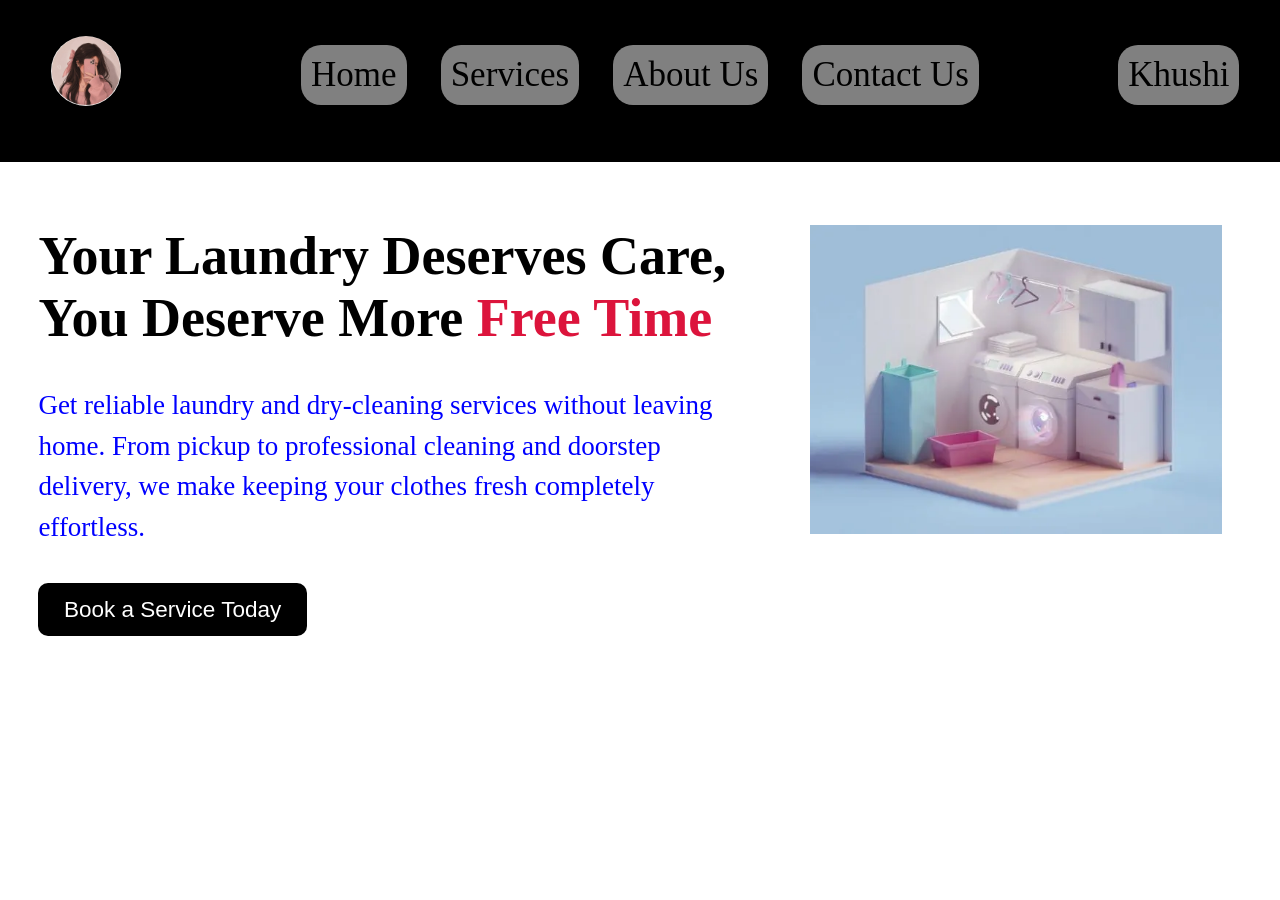
<file: 10. Animations/index.html>
<!DOCTYPE html>
<html lang="en">

<head>
    <meta charset="UTF-8">
    <meta name="viewport" content="width=device-width, initial-scale=1.0">
    <title>Laundry Service</title>
    <link rel="stylesheet" href="style.css">
</head>

<body>

    <nav>
        <ul>
            <li>
                <img class="img1" src="W.jpg" alt="profile picture">

                <a href="#">Home</a>
                <a href="#">Services</a>
                <a href="#">About Us</a>
                <a href="#">Contact Us</a>

                <br>

                <a class="username" href="#">Khushi</a>
            </li>
        </ul>
    </nav>


    <section class="hero">

        <div class="text">

            <h1>
                Your Laundry Deserves Care, You Deserve More
                <span>Free Time</span>
            </h1>

            <p class="para">
                Get reliable laundry and dry-cleaning services without leaving home.
                From pickup to professional cleaning and doorstep delivery, we make
                keeping your clothes fresh completely effortless.
            </p>

            <button>
                Book a Service Today
            </button>

        </div>


        <div class="image">
            <img src="img.webp" alt="Laundry service">
        </div>

    </section>

</body>

</html>
</file>
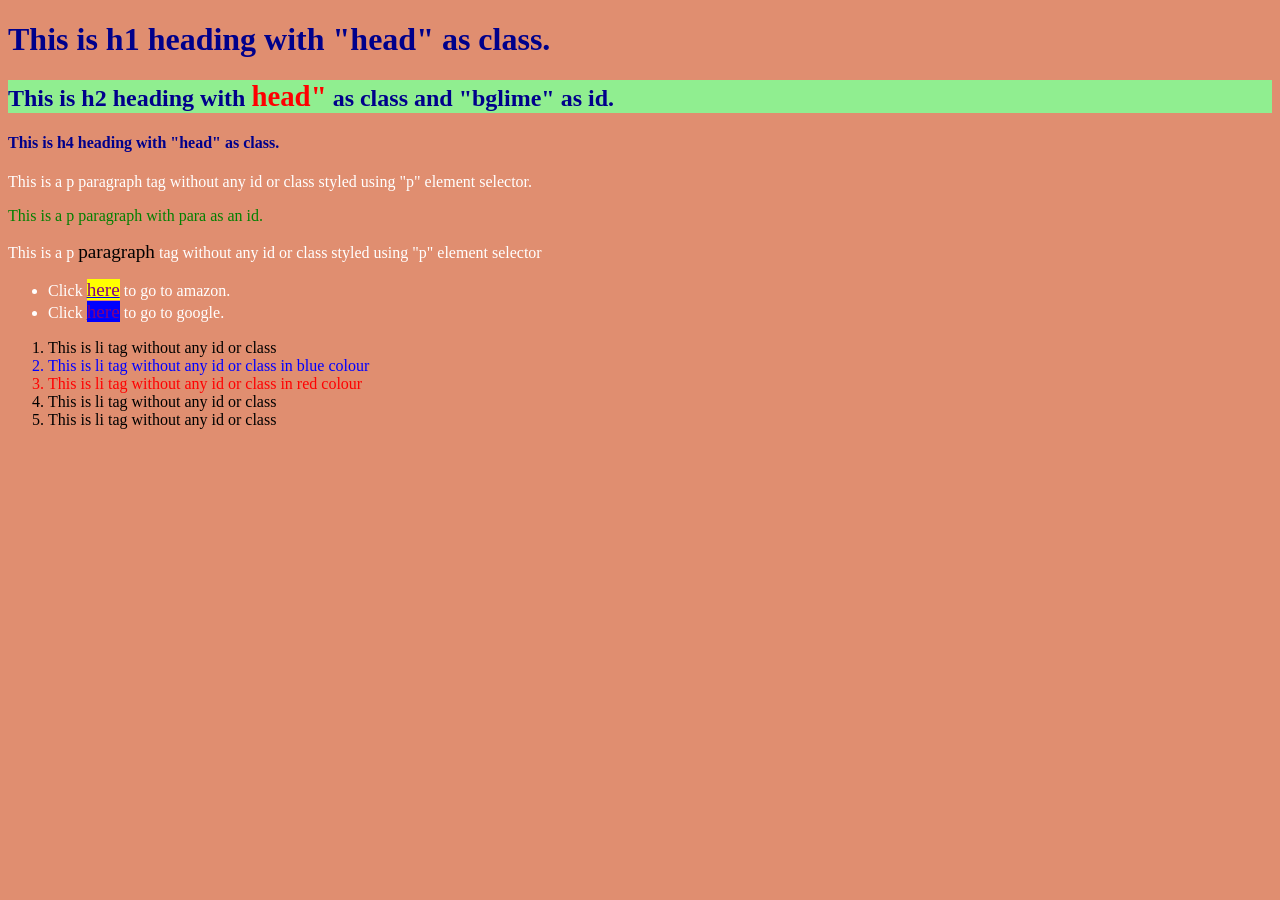
<file: 3. Intro to CSS/index.html>
<!DOCTYPE html>
<html lang="en">
<head>
    <meta charset="UTF-8">
    <meta name="viewport" content="width=device-width, initial-scale=1.0">
    <title>CSS</title>
    <link rel="stylesheet" href="style.css">
</head>
<body>

<header>
    <h1 class="head">This is h1 heading with "head" as class.</h1>
    <h2 id="bglime" class="head">This is h2 heading with <span id="red">head"</span> as class and "bglime" as id.</h2>
    <h4 class="head">This is h4 heading with "head" as class.</h4>
</header>

<main class="white">
    <p>This is a p paragraph tag without any id or class styled using "p" element selector.</p>
    <p id="para">This is a p paragraph with para as an id.</p>
    <p>This is a p <span>paragraph</span> tag without any id or class styled using "p" element selector</p>
</main>

<article>
    <ul>
        <li>Click <a href="https://www.amazon.com"><span id="yellow">here</span></a> to go to amazon.</li>
        <li>Click <a href="https://www.google.com/"><span id="blue">here</span></a> to go to google.</li>
    </ul>
</article>

<ol>
    <li>This is li tag without any id or class</li>
    <li>This is li tag without any id or class in blue colour</li>
    <li>This is li tag without any id or class in red colour</li>
    <li>This is li tag without any id or class</li>
    <li>This is li tag without any id or class</li>
</ol>
</body>
</html>
</file>
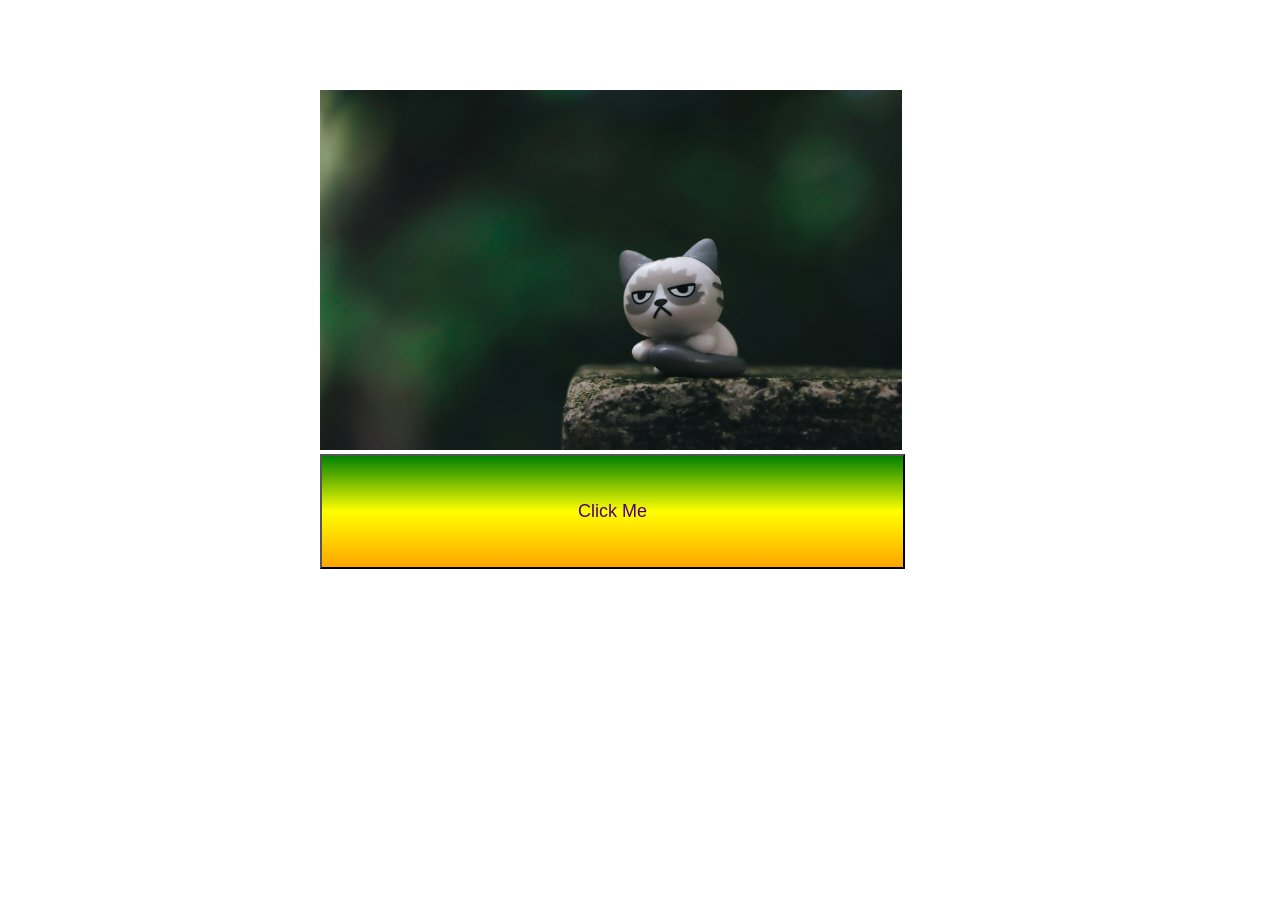
<file: 4. Image and Button/index.html>
<!DOCTYPE html>
<html lang="en">
<head>
    <meta charset="UTF-8">
    <meta name="viewport" content="width=device-width, initial-scale=1.0">
    <title>Document</title>
    <link rel="stylesheet" href="style.css">
</head>
<body>
<section class="container">
    <div class="image">
        <img src="W9.jpg" alt="image">
    </div>
    <button class="btn">Click Me</button>
</section>
</body>
</html>
</file>
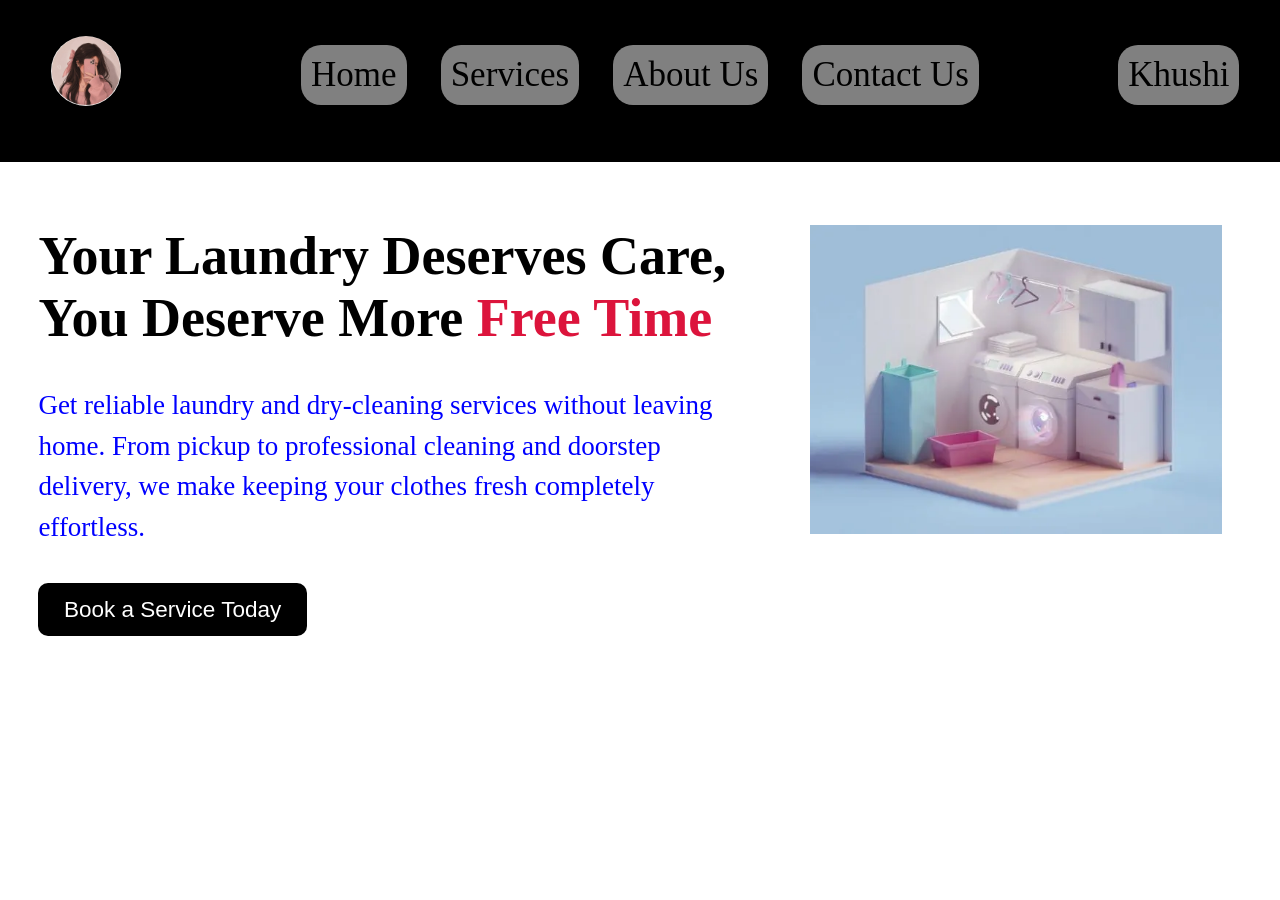
<file: 5. Laundry Mart/index.html>
<!DOCTYPE html>
<html lang="en">
<head>
    <meta charset="UTF-8">
    <meta name="viewport" content="width=device-width, initial-scale=1.0">
    <title>Laundry Service</title>
    <link rel="stylesheet" href="style.css">
</head>
<body>
<nav>
    <ul>
        <li>
            <img class="img1" src="W.jpg" alt="profile picture">
            <a href="#">Home</a>
            <a href="#">Services</a>
            <a href="#">About Us</a>
            <a href="#">Contact Us</a>

            <a class="username" href="#">Khushi</a>
        </li>
    </ul>
</nav>
<section class="hero">
    <div class="text">
        <h1>Your Laundry Deserves Care, You Deserve More <span>Free Time</span></h1>
        <p class="para">
            Get reliable laundry and dry-cleaning services without leaving home.
            From pickup to professional cleaning and doorstep delivery, we make
            keeping your clothes fresh completely effortless.
        </p>
        <button>Book a Service Today</button>
    </div>
    <div class="image">
        <img src="img.webp" alt="Laundry service">
    </div>
</section>
</body>
</html>
</file>
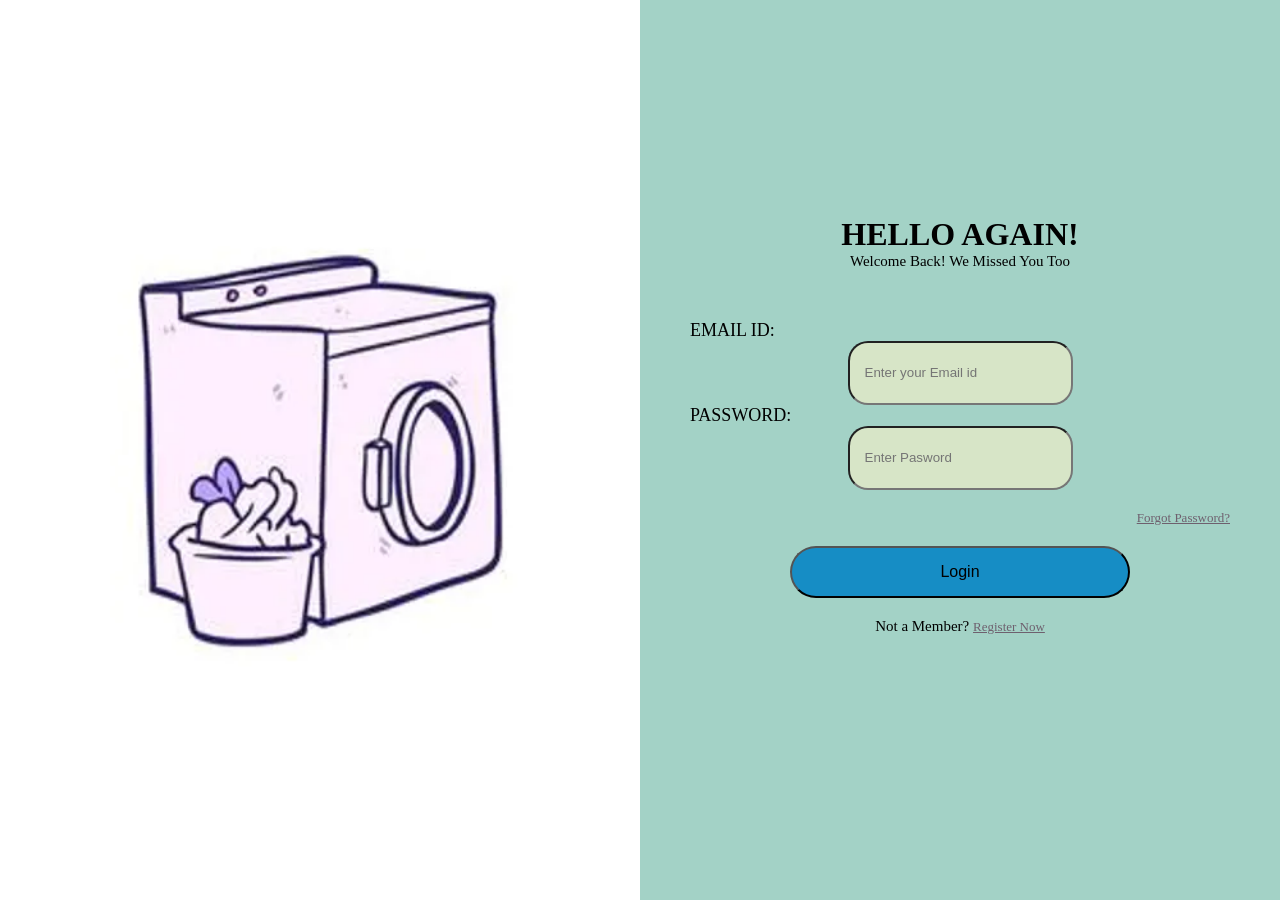
<file: 6. Login Page/index.html>
<!DOCTYPE html>
<html lang="en">
<head>
    <meta charset="UTF-8">
    <meta name="viewport" content="width=device-width, initial-scale=1.0">
    <title>Login Page</title>
    <link rel="stylesheet" href="style.css">
</head>
<body>

    <div class="container1">
        <div class="left">
            <img src="W.webp" alt="Laundry Image">
        </div>

        <div class="right">

            <h1>HELLO AGAIN!</h1>
            <p>Welcome Back! We Missed You Too</p>

            <form action="">
                <div class="email"><label for="email">EMAIL ID:</label></div>
                <input type="email" placeholder="Enter your Email id"/>
                <br>
                <div class="password"><label for="password">PASSWORD:</label></div>
                <input type="password" placeholder="Enter Pasword"/>
            </form>

            <a href="#">Forgot Password?</a>

            <button>Login</button>

            <p>Not a Member? <a href="#">Register Now</a></p>
        </div>

</body>
</html>
</file>
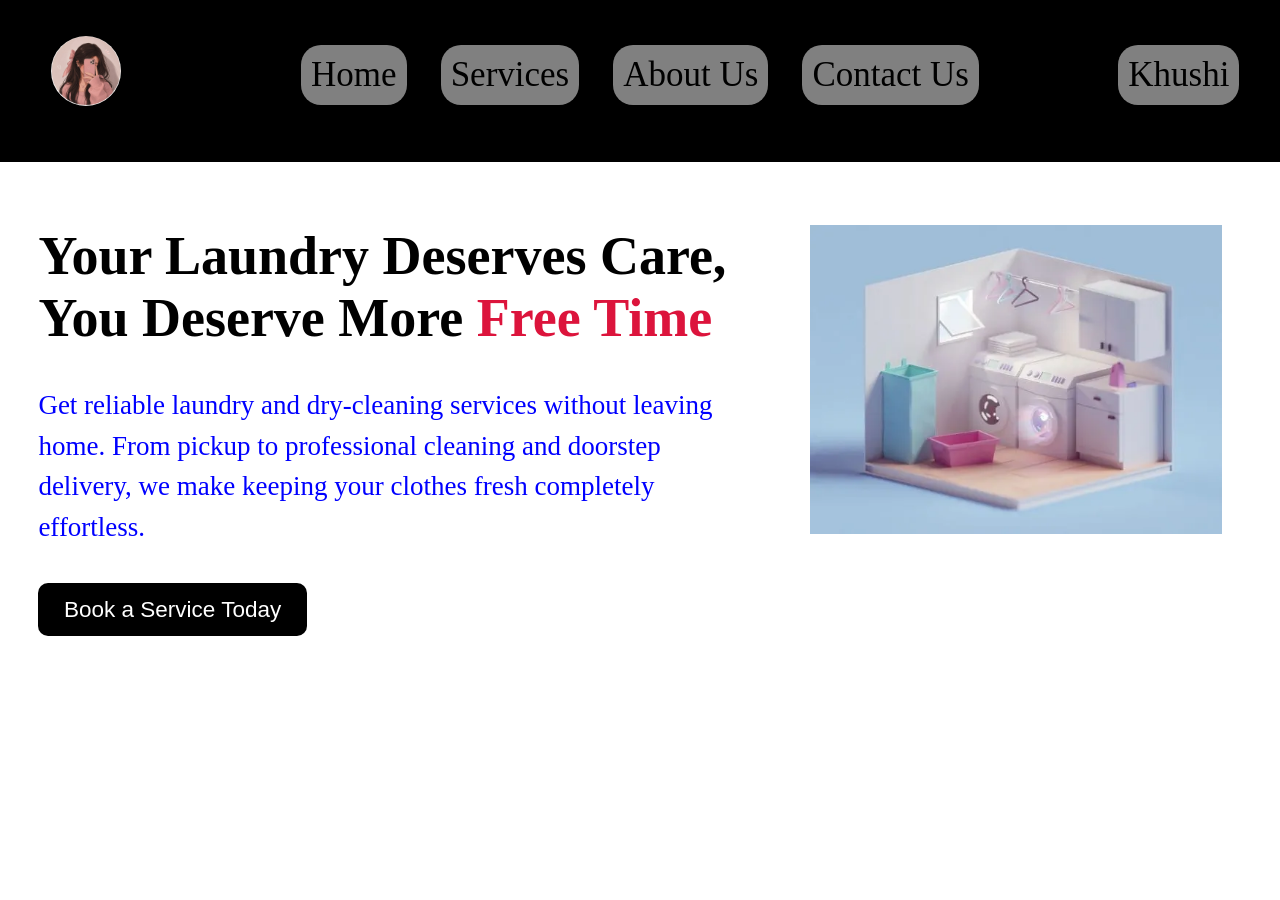
<file: 7. Responsive Webpage/index.html>
<!DOCTYPE html>
<html lang="en">
<head>
    <meta charset="UTF-8">
    <meta name="viewport" content="width=device-width, initial-scale=1.0">
    <title>Laundry Service</title>
    <link rel="stylesheet" href="style.css">
</head>
<body>
<nav>
    <ul>
        <li>
            <img class="img1" src="W1.jpg" alt="profile picture">
            <a href="#">Home</a>
            <a href="#">Services</a>
            <a href="#">About Us</a>
            <a href="#">Contact Us</a>

            <a class="username" href="#">Khushi</a>
        </li>
    </ul>
</nav>
<section class="hero">
    <div class="text">
        <h1>Your Laundry Deserves Care, You Deserve More <span>Free Time</span></h1>
        <p class="para">
            Get reliable laundry and dry-cleaning services without leaving home.
            From pickup to professional cleaning and doorstep delivery, we make
            keeping your clothes fresh completely effortless.
        </p>
        <button>Book a Service Today</button>
    </div>
    <div class="image">
        <img src="W.webp" alt="Laundry service">
    </div>
</section>
</body>
</html>
</file>
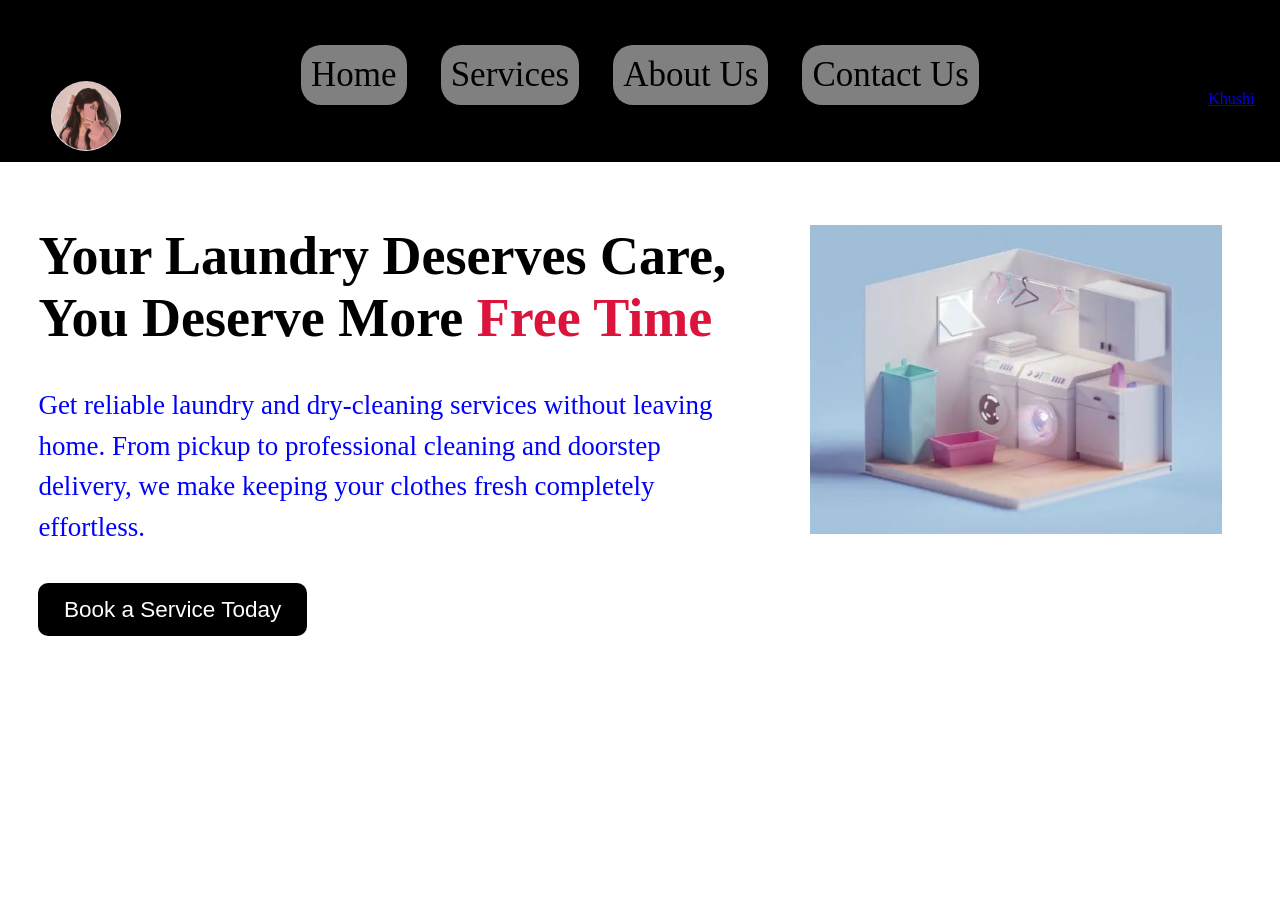
<file: 8. Hamburger Menu/index.html>
<!DOCTYPE html>
<html lang="en">
<head>
    <meta charset="UTF-8">
    <meta name="viewport" content="width=device-width, initial-scale=1.0">
    <title>Laundry Service</title>
    <link rel="stylesheet" href="style.css">
</head>
<body>
<nav>
    <ul>
        <li>
            <img class="img1" src="W1.jpg" alt="profile picture">
            <div class="nav-links">
                <a href="#">Home</a>
                <a href="#">Services</a>
                <a href="#">About Us</a>
                <a href="#">Contact Us</a>
            </div>

            <a class="username" href="#">Khushi</a>

            <button class="hamburger" type="button">☰</button>
            <div class="mobile-menu">
                <a href="#">Home</a>
                <a href="#">Services</a>
                <a href="#">About Us</a>
                <a href="#">Contact Us</a>
            </div>
        </li>
    </ul>
</nav>
<section class="hero">
    <div class="text">
        <h1>Your Laundry Deserves Care, You Deserve More <span>Free Time</span></h1>
        <p class="para">
            Get reliable laundry and dry-cleaning services without leaving home.
            From pickup to professional cleaning and doorstep delivery, we make
            keeping your clothes fresh completely effortless.
        </p>
        <button>Book a Service Today</button>
    </div>
    <div class="image">
        <img src="W.webp" alt="Laundry service">
    </div>
</section>
</body>
</html>
</file>
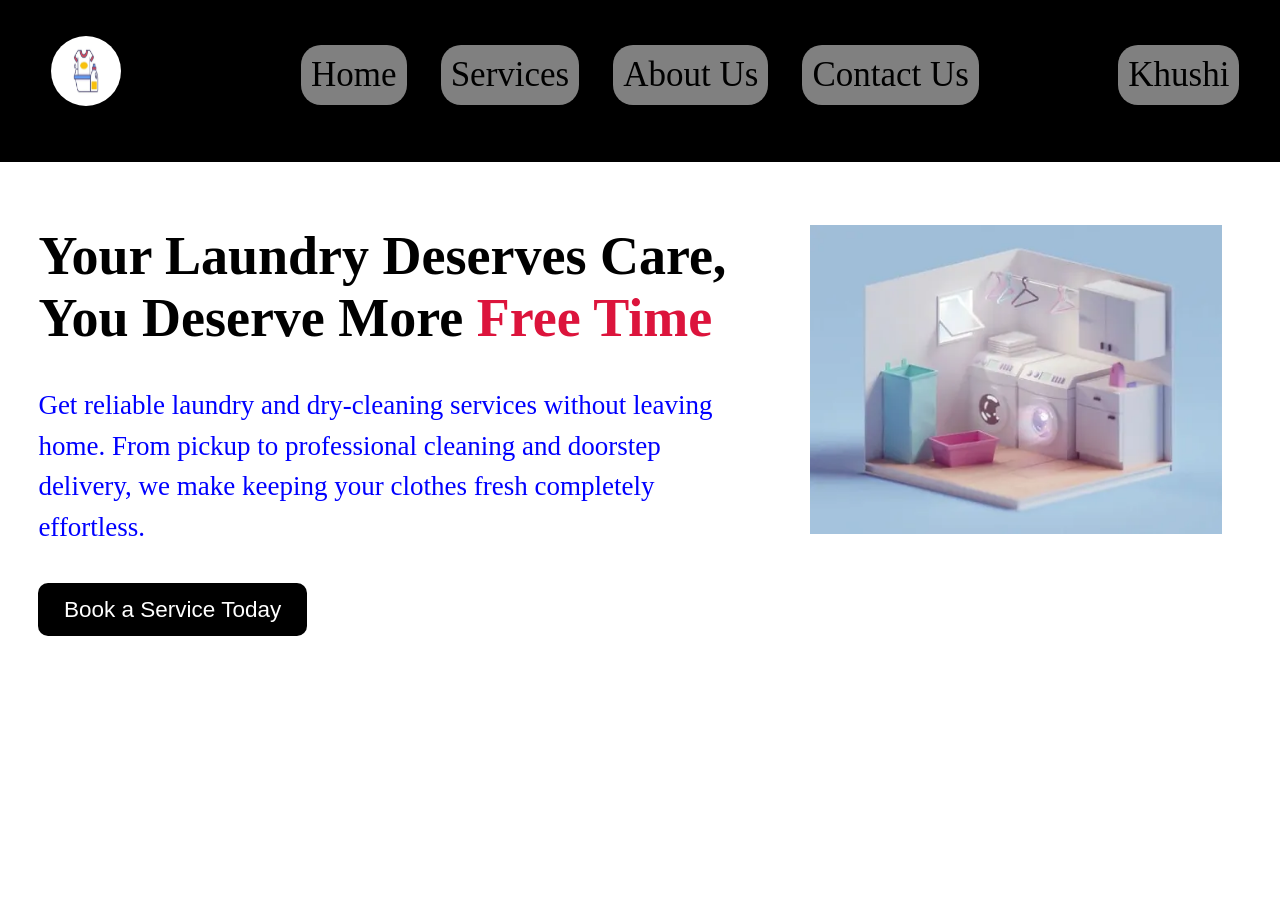
<file: 9. Interactive Button/index.html>
<!DOCTYPE html>
<html lang="en">
<head>
    <meta charset="UTF-8">
    <meta name="viewport" content="width=device-width, initial-scale=1.0">
    <title>Laundry Service</title>
    <link rel="stylesheet" href="style.css">
</head>
<body>
<nav>
    <ul>
        <li>
            <img class="img1" src="w.webp" alt="profile picture">
            <a href="#">Home</a>
            <a href="#">Services</a>
            <a href="#">About Us</a>
            <a href="#">Contact Us</a>

            <a class="username" href="#">Khushi</a>
        </li>
    </ul>
</nav>
<section class="hero">
    <div class="text">
        <h1>Your Laundry Deserves Care, You Deserve More <span>Free Time</span></h1>
        <p class="para">
            Get reliable laundry and dry-cleaning services without leaving home.
            From pickup to professional cleaning and doorstep delivery, we make
            keeping your clothes fresh completely effortless.
        </p>
        <button>Book a Service Today</button>
    </div>
    <div class="image">
        <img src="w1.webp" alt="Laundry service">
    </div>
</section>
</body>
</html>
</file>
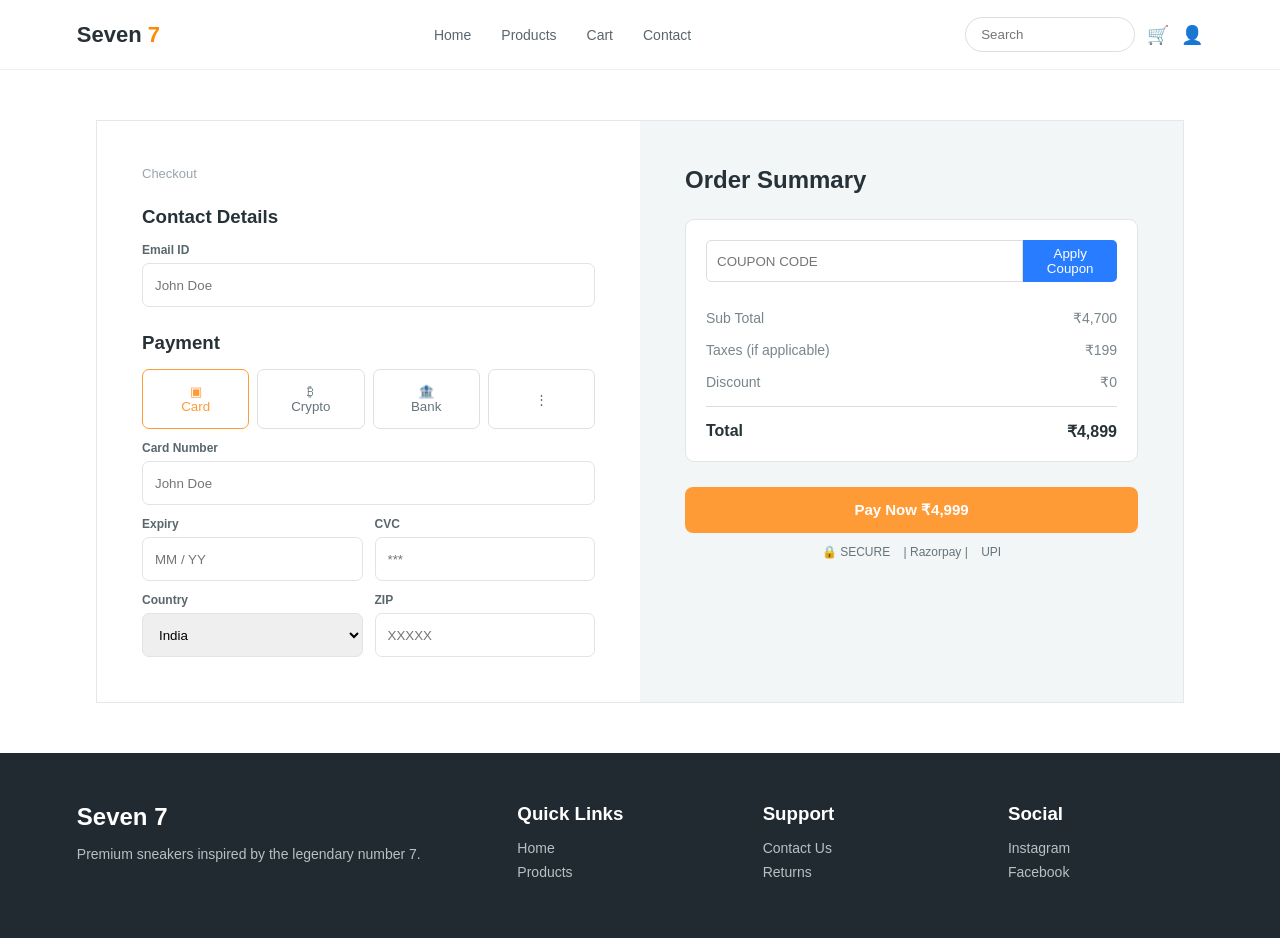
<file: 11. Shopping Website/payment.html>
<!DOCTYPE html>
<html lang="en">

<head>

    <meta charset="UTF-8">
    <meta name="viewport" content="width=device-width, initial-scale=1.0">

    <title>Checkout - Seven 7</title>

    <link rel="stylesheet" href="style.css">

</head>


<body>

    <header>

        <div class="logo">
            <span>Seven</span> 7
        </div>


        <nav>

            <a href="index.html">Home</a>

            <a href="product.html">Products</a>

            <a href="cart.html">Cart</a>

            <a href="payment.html">Contact</a>

        </nav>


        <div class="header-right">

            <input type="text" placeholder="Search">

            <a href="#" class="icon">🛒</a>

            <a href="#" class="icon">👤</a>

        </div>

    </header>

    <main class="checkout-container">

        <section class="checkout-left">

            <p class="checkout-label">
                Checkout
            </p>


            <h3>
                Contact Details
            </h3>


            <label>
                Email ID
            </label>

            <input
                type="email"
                placeholder="John Doe"
            >


            <h3 class="payment-heading">
                Payment
            </h3>

            <div class="payment-options">

                <button class="selected">
                    ▣
                    <br>
                    Card
                </button>


                <button>
                    ₿
                    <br>
                    Crypto
                </button>


                <button>
                    🏦
                    <br>
                    Bank
                </button>


                <button>
                    ⋮
                </button>

            </div>

            <label>
                Card Number
            </label>

            <input
                type="text"
                placeholder="John Doe"
            >

            <div class="input-row">

                <div>

                    <label>
                        Expiry
                    </label>

                    <input
                        type="text"
                        placeholder="MM / YY"
                    >

                </div>


                <div>

                    <label>
                        CVC
                    </label>

                    <input
                        type="text"
                        placeholder="***"
                    >

                </div>

            </div>

            <div class="input-row">

                <div>

                    <label>
                        Country
                    </label>

                    <select>

                        <option>
                            India
                        </option>

                        <option>
                            USA
                        </option>

                        <option>
                            UK
                        </option>

                    </select>

                </div>


                <div>

                    <label>
                        ZIP
                    </label>

                    <input
                        type="text"
                        placeholder="XXXXX"
                    >

                </div>

            </div>

        </section>

        <section class="checkout-right">

            <h2>
                Order Summary
            </h2>


            <div class="checkout-summary">


                <div class="coupon">

                    <input
                        type="text"
                        placeholder="COUPON CODE"
                    >

                    <button>
                        Apply Coupon
                    </button>

                </div>


                <div class="summary-row">

                    <span>
                        Sub Total
                    </span>

                    <span>
                        ₹4,700
                    </span>

                </div>


                <div class="summary-row">

                    <span>
                        Taxes (if applicable)
                    </span>

                    <span>
                        ₹199
                    </span>

                </div>


                <div class="summary-row">

                    <span>
                        Discount
                    </span>

                    <span>
                        ₹0
                    </span>

                </div>


                <div class="summary-total">

                    <span>
                        Total
                    </span>

                    <span>
                        ₹4,899
                    </span>

                </div>


            </div>


            <button class="final-pay">
                Pay Now ₹4,999
            </button>


            <p class="secure-payment">

                🔒 SECURE
                &nbsp;&nbsp;
                | Razorpay |
                &nbsp;&nbsp;
                UPI

            </p>

        </section>


    </main>

    <footer>

        <div class="footer-container">

            <div class="footer-column">

                <h2>Seven 7</h2>

                <p>
                    Premium sneakers inspired by
                    the legendary number 7.
                </p>

            </div>


            <div class="footer-column">

                <h3>Quick Links</h3>

                <a href="index.html">Home</a>

                <a href="product.html">Products</a>

            </div>


            <div class="footer-column">

                <h3>Support</h3>

                <a href="#">Contact Us</a>

                <a href="#">Returns</a>

            </div>


            <div class="footer-column">

                <h3>Social</h3>

                <a href="#">Instagram</a>

                <a href="#">Facebook</a>

            </div>

        </div>

    </footer>


</body>

</html>
</file>
<file: 10. Animations/style.css>
* {
    margin: 0;
    padding: 0;
    box-sizing: border-box;
}

nav {
    height: 18vh;
    background-color: black;
}

ul {
    height: 100%;
    list-style-type: none;
    text-align: center;
    padding-top: 5vh;
    position: relative;
}

li {
    display: inline-block;
    width: 100%;
}

li > a {
    display: inline-block;
    color: black;
    text-decoration: none;
    margin: 0 15px;
    background-color: grey;
    border-radius: 20px;
    padding: 10px;
    font-size: 35px;
    font-family: Cambria, Cochin, Georgia, Times, 'Times New Roman', serif;
}

li > a:hover {
    background-color: white;
}

.img1 {
    position: absolute;
    left: 4vw;
    top: 4vh;
    width: 70px;
    height: 70px;
    border-radius: 50%;
}

.username {
    position: absolute;
    right: 2vw;
    top: 5vh;
}

.username:hover {
    background-color: yellow;
}

.hero {
    height: 82vh;
    width: 100%;
    padding: 7vh 3vw;
    overflow: hidden;
}

.text {
    display: inline-block;
    width: 60%;
    vertical-align: top;
    white-space: normal;
}

.text h1 {
    font-size: 6vh;
    margin-bottom: 4vh;
}

.para {
    font-size: 3vh;
    color: blue;
    font-family: cursive;
    line-height: 1.5;
    margin-bottom: 4vh;
}

button {
    font-size: 2.5vh;
    padding: 1.5vh 2vw;
    border: none;
    border-radius: 10px;
    background-color: black;
    color: white;
    cursor: pointer;
    transition: 0.3s;
}

button:hover {
    background-color: grey;
    transform: scale(1.08);
}

.image {
    display: inline-block;
    width: 38%;
    vertical-align: top;
    text-align: right;
    animation: orbit 5s ease-in-out infinite;
}

.image img {
    width: 90%;
    height: auto;
    animation: squeeze 5s ease-in-out infinite;
}
span {
    color: crimson;
}

@keyframes orbit {

    0% {
        transform: translate(0, 0) rotate(0deg);
    }

    25% {
        transform: translate(25px, -20px) rotate(5deg);
    }

    50% {
        transform: translate(0, -35px) rotate(0deg);
    }

    75% {
        transform: translate(-25px, -20px) rotate(-5deg);
    }

    100% {
        transform: translate(0, 0) rotate(0deg);
    }
}

@keyframes squeeze {

    0% {
        transform: scale(1, 1);
    }

    25% {
        transform: scale(1.05, 0.95);
    }

    50% {
        transform: scale(0.90, 1.08);
    }

    75% {
        transform: scale(1.05, 0.95);
    }

    100% {
        transform: scale(1, 1);
    }
}
</file>
<file: 3. Intro to CSS/style.css>
body{
    background-color: rgb(224, 142, 112);
}

.head{
    color: darkblue;
}

#bglime{
    background-color: lightgreen;
}
#red{
    color: red;
    background-color: lightgreen;
}
#para{
    color: green;
}
#big{
    color: black;
    font-size: larger;
}
.white{
    color: white;
}
article{
    color: white;
}
span{
    color: black;
    font-size: larger;
}
#yellow{
    color: purple;
    background-color: yellow;
}
#blue{
    color: purple;
    background-color: blue;
}
ol li:nth-child(2){
    color: blue;
}
ol li:nth-child(3){
    color: red;
}
</file>
<file: 4. Image and Button/style.css>
*{
    box-sizing: border-box;
    margin: 0;
    padding: 0;
}
body{
    margin-left: 25vw;
    margin-right: 25vw;
    margin-top: 10vh;
    margin-bottom: 10vh;
}

img{
    width: 45.5vw;
    height: 40vh;
}
button{
    padding: 5vh 20vw;
    background:linear-gradient(green,yellow,orange);
    font-size: large;
    color:indigo;
}
.btn:hover{
    background:crimson;
    color: white;
}
</file>
<file: 5. Laundry Mart/style.css>
* {
    margin: 0;
    padding: 0;
    box-sizing: border-box;
}
nav {
    height: 18vh;
    background-color: black;
}
ul {
    height: 100%;
    list-style-type: none;
    text-align: center;
    padding-top: 5vh;
    position: relative;
}
li {
    display: inline-block;
    width: 100%;
}
li > a {
    display: inline-block;
    color: black;
    text-decoration: none;
    margin: 0 15px;
    background-color: grey;
    border-radius: 20px;
    padding: 10px;
    font-size: 35px;
    font-family: Cambria, Cochin, Georgia, Times, 'Times New Roman', serif;
}
li > a:hover {
    background-color: white;
}
.img1 {
    position: absolute;
    left: 4vw;
    top: 4vh;
    width: 70px;
    height: 70px;
    border-radius: 50%;
}
.username {
    position: absolute;
    right: 2vw;
    top: 5vh;
}
.username:hover {
    background-color: yellow;
}
.hero {
    height: 82vh;
    width: 100%;
    padding: 7vh 3vw;
}
.text {
    display: inline-block;
    width: 60%;
    vertical-align: top;
    white-space: normal;
}
.text h1 {
    font-size: 6vh;
    margin-bottom: 4vh;
}
.para {
    font-size: 3vh;
    color: blue;
    font-family: cursive;
    line-height: 1.5;
    margin-bottom: 4vh;
}
button {
    font-size: 2.5vh;
    padding: 1.5vh 2vw;
    border: none;
    border-radius: 10px;
    background-color: black;
    color: white;
    cursor: pointer;
}
button:hover {
    background-color: grey;
}
.image {
    display: inline-block;
    width: 38%;
    vertical-align: top;
    text-align: right;
}
.image img {
    width: 90%;
    height: auto;
}
span{
    color: crimson;
}
</file>
<file: 6. Login Page/style.css>
*{
    margin: 0;
    padding: 0;
    box-sizing: border-box;
}
.container1{
    height: 100vh;
    display: flex;
    flex-direction: row;
    /* flex-wrap: wrap;
    gap: 50px;
    justify-content: space-evenly; */
}
.left{
    display: flex;
    justify-self: center;
    align-items: center;
    flex-basis: 50%;
    background-color: rgb(180, 229, 234);
}
.left>img{
    width: 100%;
    height: 100vh;
}
.right{
    display: flex;
    justify-content: center;
    flex-basis: 50%;
    background-color: rgb(163, 210, 198);
    flex-direction: column;
    padding: 50px;
    text-align: center;
    font-family: Georgia, 'Times New Roman', Times, serif;
}
.right h1 {
    font-size: 32px;
    
}
.right p {
    font-size: 15px;
    margin-bottom: 50px;
    
}
.right form {
    margin-bottom: 20px;
}
.email{
    text-align: left;
    font-size: large;
}
.password{
    text-align: left;
    font-size: large;
}
.right input {
    width: 225px;
    height: 28px;
    padding: 30px 15px;
    border: 2px soild gainsboro;
    border-radius: 20px;
    background-color: rgb(215, 229, 199);
}
.right button {
    padding: 15px 10px;
    font-size: medium;
    margin: 20px 100px;
    background-color: rgb(22, 141, 197);
    border-radius: 100px;
}
.right a {
    color: rgb(110, 96, 110);
    text-align: right;
    font-size: small;
}
.right button:hover{
    background-color: antiquewhite;
    cursor: pointer;
}
</file>
<file: 7. Responsive Webpage/style.css>
* {
    margin: 0;
    padding: 0;
    box-sizing: border-box;
}
nav {
    height: 18vh;
    background-color: black;
}
ul {
    height: 100%;
    list-style-type: none;
    text-align: center;
    padding-top: 5vh;
    position: relative;
}
li {
    display: inline-block;
    width: 100%;
}
li > a {
    display: inline-block;
    color: black;
    text-decoration: none;
    margin: 0 15px;
    background-color: grey;
    border-radius: 20px;
    padding: 10px;
    font-size: 35px;
    font-family: Cambria, Cochin, Georgia, Times, 'Times New Roman', serif;
}
li > a:hover {
    background-color: white;
}
.img1 {
    position: absolute;
    left: 4vw;
    top: 4vh;
    width: 70px;
    height: 70px;
    border-radius: 50%;
}
.username {
    position: absolute;
    right: 2vw;
    top: 5vh;
}
.username:hover {
    background-color: yellow;
}
.hero {
    height: 82vh;
    width: 100%;
    padding: 7vh 3vw;
}
.text {
    display: inline-block;
    width: 60%;
    vertical-align: top;
    white-space: normal;
}
.text h1 {
    font-size: 6vh;
    margin-bottom: 4vh;
}
.para {
    font-size: 3vh;
    color: blue;
    font-family: cursive;
    line-height: 1.5;
    margin-bottom: 4vh;
}
button {
    font-size: 2.5vh;
    padding: 1.5vh 2vw;
    border: none;
    border-radius: 10px;
    background-color: black;
    color: white;
    cursor: pointer;
}
button:hover {
    background-color: grey;
}
.image {
    display: inline-block;
    width: 38%;
    vertical-align: top;
    text-align: right;
}
.image img {
    width: 90%;
    height: auto;
}
span{
    color: crimson;
}
@media (min-width: 768px) and (max-width: 1024px) {

    nav {
        height: 12vh;
    }

    ul {
        padding-top: 3vh;
    }

    li > a {
        display: inline-block;
        font-size: 16px;
        margin: 0 8px;
        padding: 7px 10px;
    }

    .img1 {
        width: 50px;
        height: 50px;
        left: 3vw;
        top: 3vh;
    }

    .username {
        right: 2vw;
        top: 3vh;
    }

    .hero {
        height: auto;
        padding: 6vh 5vw;
    }

    .text {
        width: 55%;
    }

    .text h1 {
        font-size: 5vh;
        margin-bottom: 3vh;
    }

    .para {
        font-size: 2.2vh;
        line-height: 1.4;
    }

    .image {
        width: 43%;
    }

    .image img {
        width: 100%;
    }

    button {
        font-size: 2vh;
        padding: 1.5vh 2vw;
    }
}

@media (max-width: 767px) {

    nav {
        height: 10vh;
        padding: 0;
    }

    ul {
        padding-top: 2vh;
    }

    li {
        display: flex;
        align-items: center;
        justify-content: space-between;
        padding: 0 5vw;
    }

    .img1 {
        position: static;
        width: 45px;
        height: 45px;
    }

    li > a {
        display: none;
    }

    .username {
        display: inline-block;
        position: static;
        font-size: 14px;
        margin: 0;
        padding: 7px 10px;
    }

    .hero {
        height: auto;
        padding: 5vh 6vw;
    }

    .text {
        display: block;
        width: 100%;
    }

    .text h1 {
        font-size: 4.5vh;
        margin-bottom: 2vh;
    }

    .para {
        font-size: 2vh;
        line-height: 1.4;
        margin-bottom: 3vh;
    }

    button {
        font-size: 1.8vh;
        padding: 1.5vh 5vw;
    }

    .image {
        display: block;
        width: 100%;
        text-align: center;
        margin-top: 5vh;
    }

    .image img {
        width: 85%;
    }
}
</file>
<file: 8. Hamburger Menu/style.css>
* {
    margin: 0;
    padding: 0;
    box-sizing: border-box;
}
nav {
    height: 18vh;
    background-color: black;
}
ul {
    height: 100%;
    list-style-type: none;
    text-align: center;
    padding-top: 5vh;
    position: relative;
}
li {
    display: inline-block;
    width: 100%;
    position:relative;
}
.nav-links {
    display: inline-block;
}
.nav-links a {
    display: inline-block;
    color: black;
    text-decoration: none;
    margin: 0 15px;
    background-color: grey;
    border-radius: 20px;
    padding: 10px;
    font-size: 35px;
    font-family: Cambria, Cochin, Georgia, Times, 'Times New Roman', serif;
}
.nav-links a:hover {
    background-color: white;
}
.img1 {
    position: absolute;
    left: 4vw;
    top: 4vh;
    width: 70px;
    height: 70px;
    border-radius: 50%;
}
.username {
    position: absolute;
    right: 2vw;
    top: 5vh;
}
.username:hover {
    background-color: yellow;
}
.hamburger{
    display:none;
}
.mobile-menu{
    display:none;
}
.hero {
    height: 82vh;
    width: 100%;
    padding: 7vh 3vw;
}
.text {
    display: inline-block;
    width: 60%;
    vertical-align: top;
    white-space: normal;
}
.text h1 {
    font-size: 6vh;
    margin-bottom: 4vh;
}
.para {
    font-size: 3vh;
    color: blue;
    font-family: cursive;
    line-height: 1.5;
    margin-bottom: 4vh;
}
button {
    font-size: 2.5vh;
    padding: 1.5vh 2vw;
    border: none;
    border-radius: 10px;
    background-color: black;
    color: white;
    cursor: pointer;
}
button:hover {
    background-color: grey;
}
.image {
    display: inline-block;
    width: 38%;
    vertical-align: top;
    text-align: right;
}
.image img {
    width: 90%;
    height: auto;
}
span{
    color: crimson;
}
@media (min-width: 768px) and (max-width: 1024px) {

    nav {
        height: 12vh;
    }

    ul {
        padding-top: 3vh;
    }

    li > a {
        display: inline-block;
        font-size: 16px;
        margin: 0 8px;
        padding: 7px 10px;
    }

    .img1 {
        width: 50px;
        height: 50px;
        left: 3vw;
        top: 3vh;
    }

    .username {
        right: 2vw;
        top: 3vh;
    }

    .hero {
        height: auto;
        padding: 6vh 5vw;
    }

    .text {
        width: 55%;
    }

    .text h1 {
        font-size: 5vh;
        margin-bottom: 3vh;
    }

    .para {
        font-size: 2.2vh;
        line-height: 1.4;
    }

    .image {
        width: 43%;
    }

    .image img {
        width: 100%;
    }

    button {
        font-size: 2vh;
        padding: 1.5vh 2vw;
    }
}

@media (max-width: 767px) {

    nav {
        height: 10vh;
        padding: 0;
    }

    ul {
        padding-top: 2vh;
    }

    li {
        display: flex;
        align-items: center;
        justify-content: space-between;
        padding: 0 5vw;
    }
    .img1 {
        position: static;
        width: 45px;
        height: 45px;
    }
    .nav-links{
        display:none;
    }
    .username {
        display: inline-block;
        position: static;
        font-size: 14px;
        margin: 0;
        padding: 7px 10px;
    }
    .hamburger {
        display:block;
        border: none;
        background-color: transparent;
        color: white;
        font-size: 28px;
        padding: 0;
        cursor: pointer;
    }
    .mobile-menu {
        display: none;
        position: absolute;
        right: 5vw;
        top: 8vh;
        width: 180px;
        background-color: white;
        padding: 10px;
        box-shadow: 0 4px 10px rgba(0, 0, 0, 0.3);
        z-index: 10;
    }

    .mobile-menu a {
        display: block;
        color: black;
        text-decoration: none;
        padding: 12px;
        font-size: 18px;
        text-align: left;
    }

    .mobile-menu a:hover {
        background-color: grey;
    }
    .hamburger:focus + .mobile-menu{
        display:block;
    }

    .hero {
        height: auto;
        padding: 5vh 6vw;
    }

    .text {
        display: block;
        width: 100%;
    }

    .text h1 {
        font-size: 4.5vh;
        margin-bottom: 2vh;
    }

    .para {
        font-size: 2vh;
        line-height: 1.4;
        margin-bottom: 3vh;
    }

    button {
        font-size: 1.8vh;
        padding: 1.5vh 5vw;
    }

    .image {
        display: block;
        width: 100%;
        text-align: center;
        margin-top: 5vh;
    }

    .image img {
        width: 85%;
    }
}
</file>
<file: 9. Interactive Button/style.css>
* {
    margin: 0;
    padding: 0;
    box-sizing: border-box;
}
nav {
    height: 18vh;
    background-color: black;
}
ul {
    height: 100%;
    list-style-type: none;
    text-align: center;
    padding-top: 5vh;
    position: relative;
}
li {
    display: inline-block;
    width: 100%;
}
li > a {
    display: inline-block;
    color: black;
    text-decoration: none;
    margin: 0 15px;
    background-color: grey;
    border-radius: 20px;
    padding: 10px;
    font-size: 35px;
    font-family: Cambria, Cochin, Georgia, Times, 'Times New Roman', serif;
}
li > a:hover {
    background-color: white;
}
.img1 {
    position: absolute;
    left: 4vw;
    top: 4vh;
    width: 70px;
    height: 70px;
    border-radius: 50%;
}
.username {
    position: absolute;
    right: 2vw;
    top: 5vh;
}
.username:hover {
    background-color: yellow;
}
.hero {
    height: 82vh;
    width: 100%;
    padding: 7vh 3vw;
}
.text {
    display: inline-block;
    width: 60%;
    vertical-align: top;
    white-space: normal;
}
.text h1 {
    font-size: 6vh;
    margin-bottom: 4vh;
}
.para {
    font-size: 3vh;
    color: blue;
    font-family: cursive;
    line-height: 1.5;
    margin-bottom: 4vh;
}
button {
    font-size: 2.5vh;
    padding: 1.5vh 2vw;
    border: none;
    border-radius: 10px;
    background-color: black;
    color: white;
    cursor: pointer;
    transition: transform 1s ease;
}
button:hover {
    background-color: grey;
    transform: rotate(-15deg);
}
.image {
    display: inline-block;
    width: 38%;
    vertical-align: top;
    text-align: right;
}
.image img {
    width: 90%;
    height: auto;
}
span{
    color: crimson;
}
</file>
<file: 11. Shopping Website/style.css>
* {
    margin: 0;
    padding: 0;
    box-sizing: border-box;
}


body {
    font-family: Arial, Helvetica, sans-serif;
    color: #263238;
    background: white;
}

header {
    height: 70px;
    padding: 0 6%;

    display: flex;
    align-items: center;
    justify-content: space-between;

    border-bottom: 1px solid #eeeeee;
}


.logo {
    font-size: 22px;
    font-weight: bold;
    color: #ff8a00;
}


.logo span {
    color: #263238;
}


nav {
    display: flex;
    gap: 30px;
}


nav a {
    text-decoration: none;
    color: #59666c;
    font-size: 14px;

    transition: 0.3s;
}


nav a:hover {
    color: #ff8a00;
}


.header-right {
    display: flex;
    align-items: center;
    gap: 12px;
}


.header-right input {
    width: 170px;
    height: 35px;

    border: 1px solid #dddddd;
    border-radius: 20px;

    padding: 0 15px;
    outline: none;
}


.icon {
    text-decoration: none;
    font-size: 18px;
    color: #59666c;

    transition: 0.3s;
}


.icon:hover {
    color: #ff8a00;
}

.hero {
    min-height: 470px;

    display: flex;
    align-items: center;
    justify-content: space-between;

    padding: 50px 8%;

    background:
        repeating-linear-gradient(
            90deg,
            #ffffff 0px,
            #ffffff 80px,
            #fff8f0 81px,
            #fff8f0 83px
        );
}


.hero-content {
    width: 48%;
}


.brand {
    font-size: 14px;
    font-weight: bold;
}


.hero h1 {
    font-size: 50px;
    line-height: 1.05;

    margin: 12px 0;
}


.hero h1 span {
    color: #ff8a00;
}


.description {
    color: #6d797e;
    max-width: 430px;

    margin: 20px 0;
}


.shop-btn {
    display: inline-block;

    padding: 12px 28px;

    background: #222b30;
    color: white;

    text-decoration: none;

    border-radius: 6px;

    font-weight: bold;

    transition: 0.3s;
}


.shop-btn:hover {
    background: #ff8a00;
}


.hero-image {
    width: 48%;

    display: flex;
    justify-content: center;
}


.hero-image img {
    width: 90%;
    max-width: 500px;

    transform: rotate(-8deg);

    filter:
        drop-shadow(
            0 20px 15px rgba(0,0,0,0.18)
        );
}

.services {
    background: #ff8a00;
    color: white;

    display: grid;
    grid-template-columns: repeat(4, 1fr);

    padding: 18px 8%;

    gap: 20px;
}


.service {
    display: flex;
    align-items: center;
    justify-content: center;

    gap: 12px;
}


.service-icon {
    font-size: 24px;
}


.service h3 {
    font-size: 15px;
}


.service p {
    font-size: 11px;
}

footer {
    background: #202a30;
    color: white;

    padding: 50px 6%;
}


.footer-container {
    max-width: 1200px;

    margin: auto;

    display: grid;
    grid-template-columns: 2fr 1fr 1fr 1fr;

    gap: 50px;
}


.footer-column h2,
.footer-column h3 {
    margin-bottom: 15px;
}


.footer-column p {
    color: #b8c0c4;
    font-size: 14px;
    margin-bottom: 8px;
}


.footer-column a {
    display: block;

    text-decoration: none;

    color: #b8c0c4;

    font-size: 14px;

    margin: 8px 0;

    transition: 0.3s;
}


.footer-column a:hover {
    color: white;
}

.social-icons {
    display: flex;
    gap: 10px;
    margin-top: 15px;
}


.social-icons a {
    padding: 8px 10px;

    border: 1px solid #68757b;

    border-radius: 5px;
}

.page-title {
    padding: 35px 8%;

    background: #f5f7f8;
}


.page-title h1 {
    font-size: 32px;
}


.page-title p {
    color: #8a969b;

    font-size: 13px;

    margin-top: 5px;
}

.product-container {
    width: 85%;
    max-width: 1100px;

    margin: 50px auto;

    display: grid;
    grid-template-columns: 1fr 1fr;

    gap: 60px;

    align-items: center;
}


.product-left {
    height: 420px;

    background: #f5f6f6;

    border-radius: 10px;

    display: flex;
    align-items: center;
    justify-content: center;
}


.product-left img {
    width: 90%;

    filter:
        drop-shadow(
            0 18px 12px rgba(0,0,0,0.15)
        );
}


.rating {
    color: #ff9b00;

    margin-bottom: 15px;
}


.product-details h1 {
    font-size: 30px;

    line-height: 1.2;
}


.price {
    font-size: 28px;

    font-weight: bold;

    margin-top: 20px;
}


.price span {
    color: #999;

    font-size: 16px;

    text-decoration: line-through;

    margin-left: 10px;
}


.discount {
    color: #1da45b;

    font-weight: bold;

    margin-top: 5px;
}


.product-description {
    color: #68757b;

    margin: 20px 0;
}


.quantity {
    display: inline-flex;

    border: 1px solid #dddddd;

    border-radius: 5px;

    overflow: hidden;

    margin-right: 15px;
}


.quantity button,
.quantity span {
    width: 38px;
    height: 38px;

    border: none;

    background: white;

    display: flex;
    align-items: center;
    justify-content: center;
}


.add-cart {
    display: inline-block;

    background: #ff8a00;

    color: white;

    padding: 12px 25px;

    text-decoration: none;

    border-radius: 6px;

    font-weight: bold;
}

.gallery-container {
    width: 85%;
    max-width: 1100px;

    margin: 40px auto;
}


.gallery-container h2 {
    margin-bottom: 20px;
}


.gallery {
    display: flex;

    gap: 15px;

    overflow-x: auto;
}


.gallery img {
    width: 150px;
    height: 110px;

    object-fit: cover;

    padding: 10px;

    background: #f5f6f6;

    border-radius: 7px;

    border: 1px solid #eeeeee;

    flex-shrink: 0;
}

.cart-container {
    width: 85%;
    max-width: 1150px;

    margin: 50px auto;

    display: grid;

    grid-template-columns: 1.6fr 0.8fr;

    gap: 40px;
}


.cart-heading {
    display: grid;

    grid-template-columns:
        2fr
        0.6fr
        0.7fr
        0.5fr;

    padding: 15px;

    color: #7d898e;

    font-size: 13px;

    border-bottom: 1px solid #ddd;
}


.cart-item {
    display: grid;

    grid-template-columns:
        2fr
        0.6fr
        0.7fr
        0.5fr;

    align-items: center;

    padding: 18px 15px;

    border-bottom: 1px solid #eeeeee;

    font-size: 14px;
}


.cart-product {
    display: flex;

    align-items: center;

    gap: 12px;
}


.cart-product img {
    width: 65px;
    height: 55px;

    object-fit: cover;

    background: #f5f6f6;

    border-radius: 6px;
}


.remove {
    color: red;

    font-size: 20px;

    cursor: pointer;
}


.continue-shopping {
    display: inline-block;

    margin-top: 25px;

    text-decoration: none;

    color: #263238;

    font-weight: bold;
}

.order-summary {
    background: #f4f7f8;

    padding: 25px;

    border-radius: 9px;
}


.order-summary h2 {
    margin-bottom: 20px;
}


.coupon {
    display: flex;

    margin-bottom: 20px;
}


.coupon input {
    width: 100%;

    height: 42px;

    border: 1px solid #ddd;

    padding: 0 10px;

    border-radius: 5px 0 0 5px;
}


.coupon button {
    background: #287cff;

    color: white;

    border: none;

    padding: 0 15px;

    border-radius: 0 5px 5px 0;
}


.summary-row {
    display: flex;

    justify-content: space-between;

    padding: 8px 0;

    color: #78858b;

    font-size: 14px;
}


.summary-total {
    display: flex;

    justify-content: space-between;

    border-top: 1px solid #ddd;

    margin-top: 8px;

    padding-top: 15px;

    font-weight: bold;
}


.pay-button {
    display: block;

    text-align: center;

    background: #ff9b37;

    color: white;

    text-decoration: none;

    padding: 14px;

    border-radius: 7px;

    margin-top: 25px;

    font-weight: bold;
}


.payment-method {
    text-align: center;

    font-size: 12px;

    margin-top: 15px;

    color: #68757b;
}

.checkout-container {
    width: 85%;
    max-width: 1100px;

    margin: 50px auto;

    display: grid;

    grid-template-columns: 1fr 1fr;

    background: #f3f6f7;

    border: 1px solid #e5e8e9;
}


.checkout-left {
    background: white;

    padding: 45px;
}


.checkout-right {
    padding: 45px;
}


.checkout-label {
    color: #9aa5aa;

    font-size: 13px;

    margin-bottom: 25px;
}


.checkout-left h3 {
    margin-bottom: 15px;
}


.checkout-left label {
    display: block;

    font-size: 12px;

    font-weight: bold;

    color: #59676d;

    margin: 12px 0 6px;
}


.checkout-left input,
.checkout-left select {
    width: 100%;

    height: 44px;

    border: 1px solid #e0e4e5;

    border-radius: 7px;

    padding: 0 12px;

    outline: none;
}


.payment-heading {
    margin-top: 25px;
}


.payment-options {
    display: grid;

    grid-template-columns:
        repeat(4, 1fr);

    gap: 8px;
}


.payment-options button {
    min-height: 60px;

    background: white;

    border: 1px solid #dce1e3;

    border-radius: 7px;

    color: #65747a;

    cursor: pointer;
}


.payment-options .selected {
    border: 1px solid #ff9b37;

    color: #ff9b37;
}


.input-row {
    display: grid;

    grid-template-columns: 1fr 1fr;

    gap: 12px;
}

.checkout-right h2 {
    margin-bottom: 25px;
}


.checkout-summary {
    background: white;

    padding: 20px;

    border: 1px solid #e1e5e6;

    border-radius: 9px;
}


.final-pay {
    width: 100%;

    background: #ff9b37;

    color: white;

    border: none;

    padding: 14px;

    border-radius: 8px;

    margin-top: 25px;

    font-weight: bold;

    font-size: 15px;

    cursor: pointer;
}


.secure-payment {
    text-align: center;

    font-size: 12px;

    color: #65747a;

    margin-top: 12px;
}

@media (max-width: 800px) {

    nav {
        display: none;
    }


    .hero {
        flex-direction: column;

        text-align: center;

        gap: 30px;
    }


    .hero-content,
    .hero-image {
        width: 100%;
    }


    .services {
        grid-template-columns: 1fr 1fr;
    }


    .footer-container {
        grid-template-columns: 1fr 1fr;
    }


    .product-container,
    .cart-container,
    .checkout-container {
        grid-template-columns: 1fr;
    }

}


@media (max-width: 500px) {

    .header-right input {
        display: none;
    }


    .services {
        grid-template-columns: 1fr;
    }


    .footer-container {
        grid-template-columns: 1fr;
    }


    .cart-heading {
        display: none;
    }


    .cart-item {
        grid-template-columns: 1fr 0.5fr 0.7fr 0.3fr;
    }


    .payment-options {
        grid-template-columns: 1fr 1fr;
    }


    .input-row {
        grid-template-columns: 1fr;
    }

}
</file>
